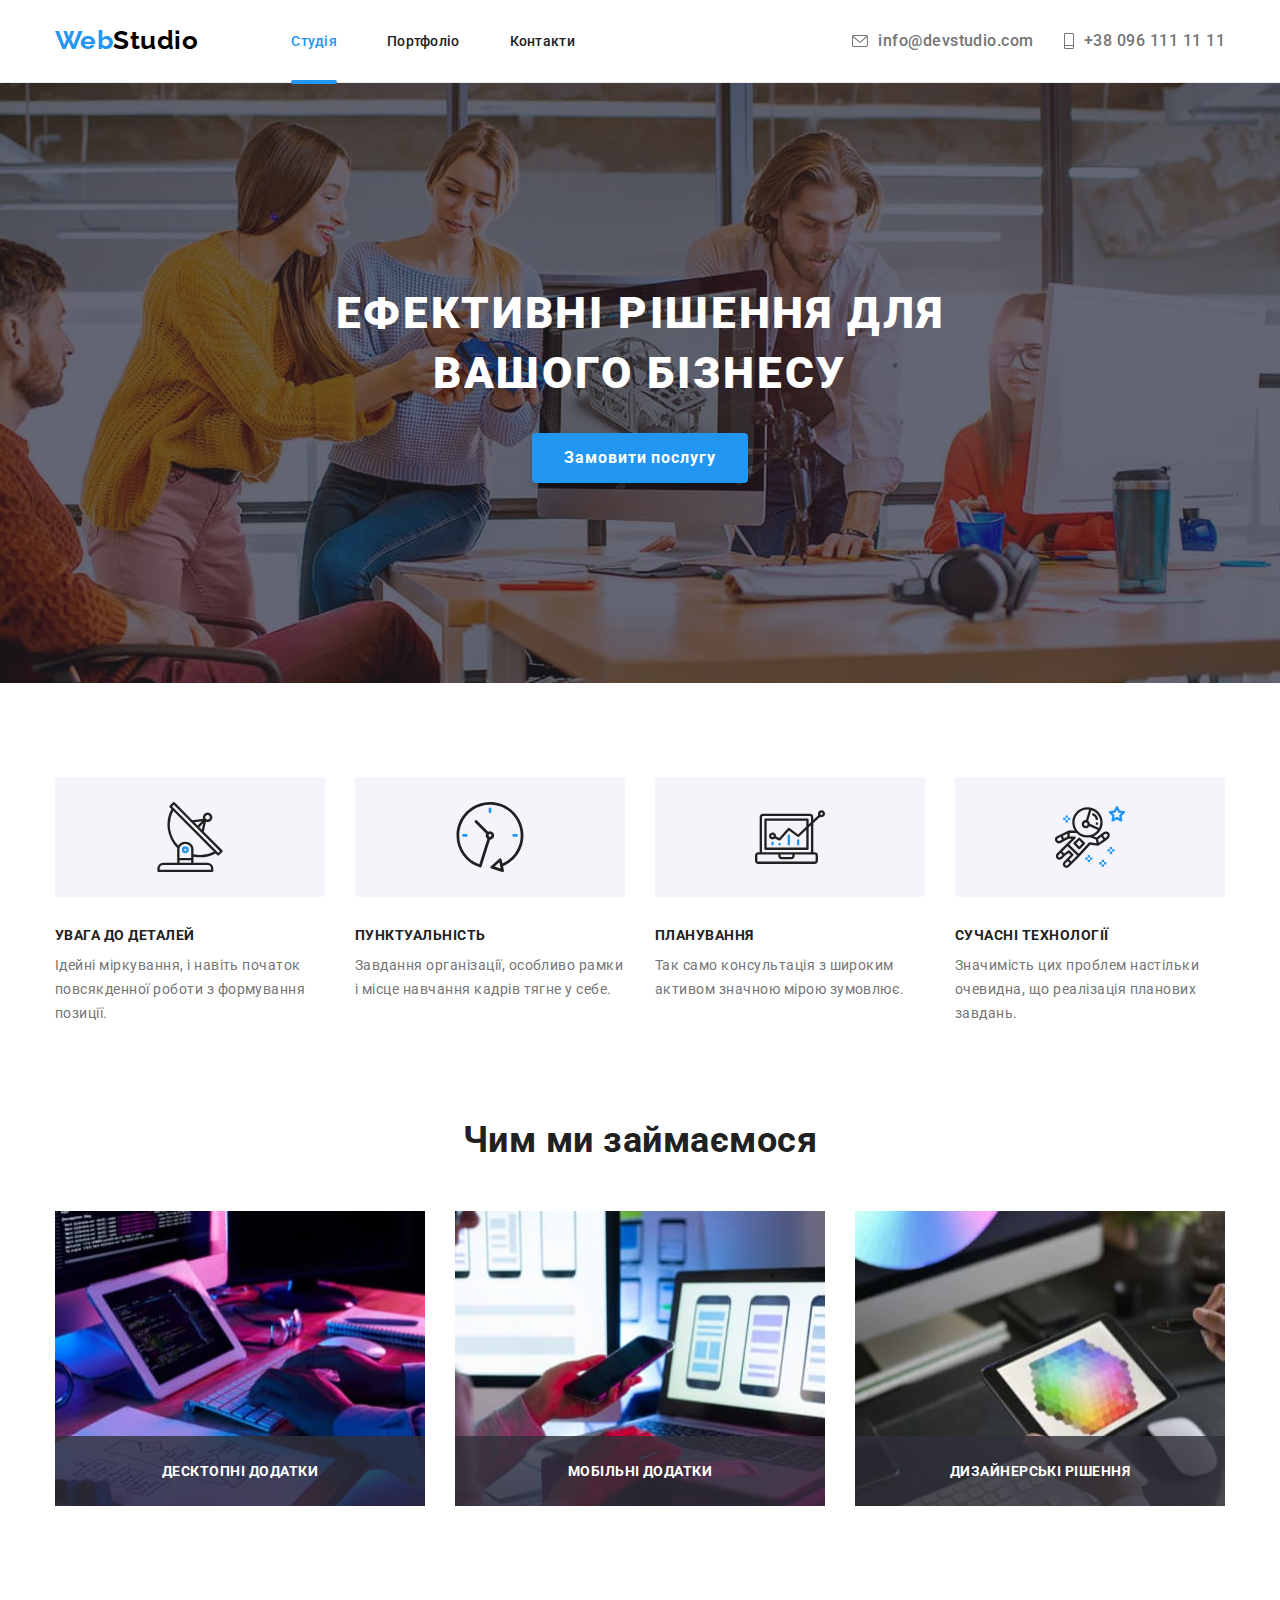
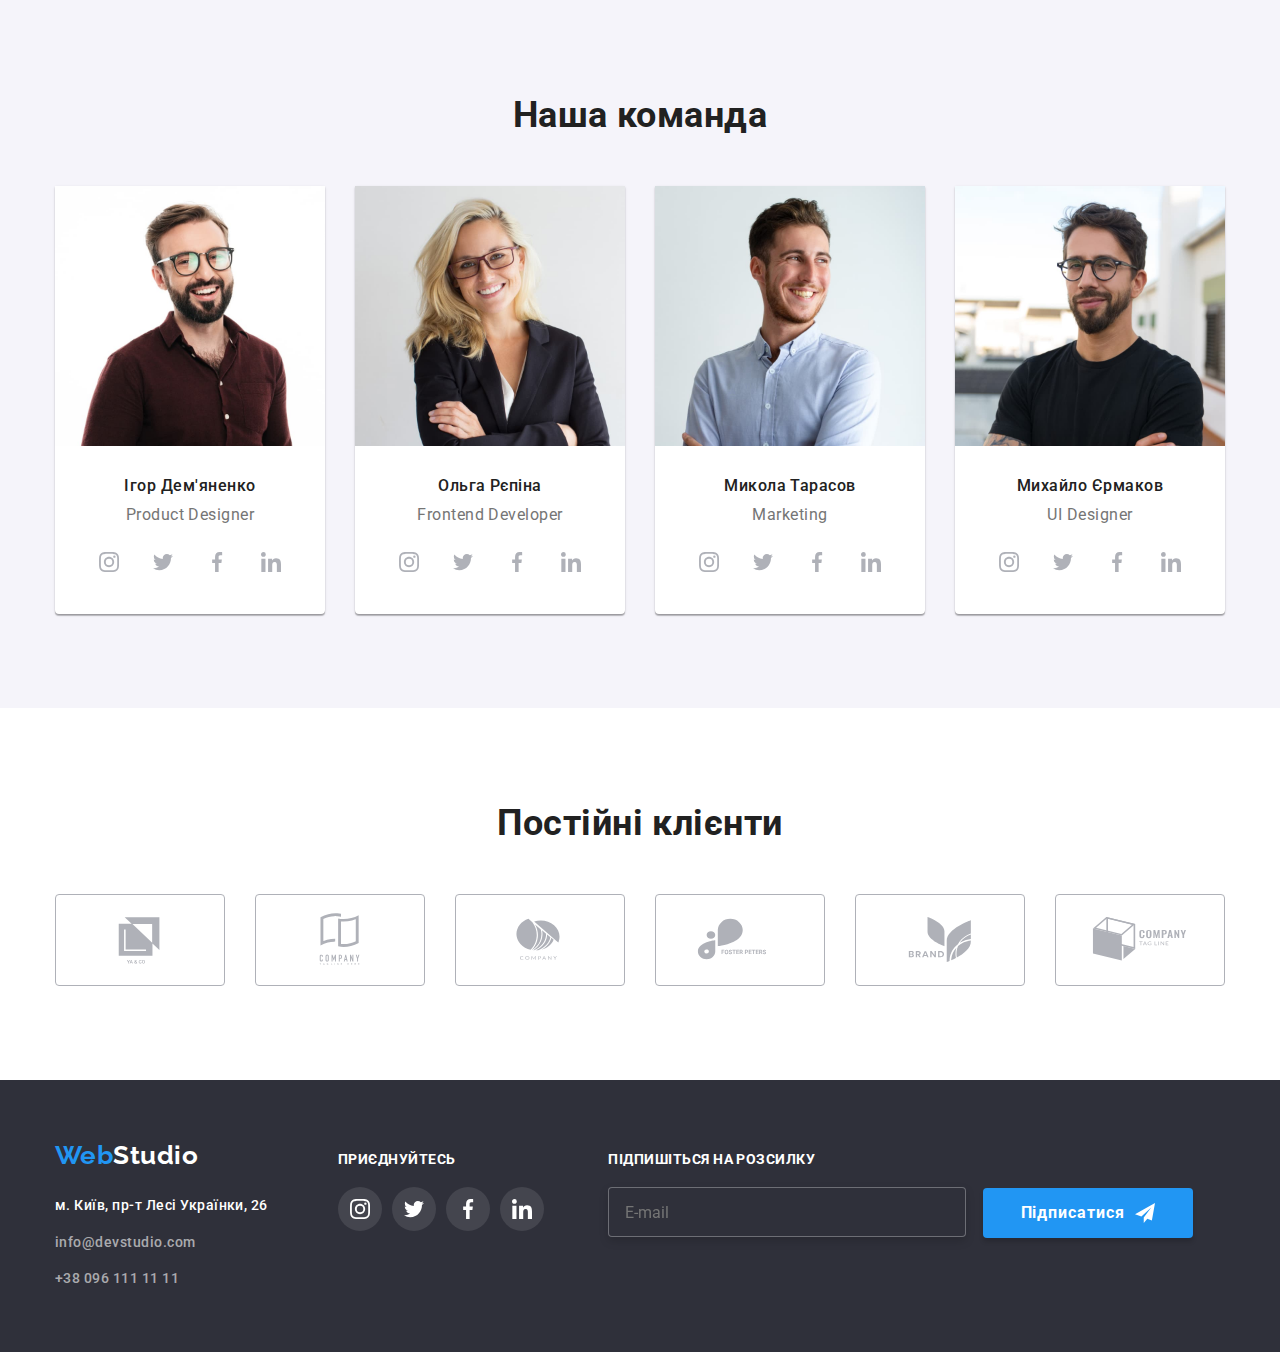
<file: index.html>
<!DOCTYPE html>
<html lang="uk">

<head>
  <meta charset="UTF-8" />
  <meta http-equiv="X-UA-Compatible" content="IE=edge" />
  <meta name="viewport" content="width=device-width, initial-scale=1.0" />
  <title>Document</title>
  <link rel="preconnect" href="https://fonts.googleapis.com" />
  <link rel="preconnect" href="https://fonts.gstatic.com" crossorigin />
  <link href="https://fonts.googleapis.com/css2?family=Raleway:wght@700&family=Roboto:wght@400;500;700;900&display=swap"
    rel="stylesheet" />
  <link rel="stylesheet" href="./css/modern-normalize.css" />
  <link rel="stylesheet" href="./css/styles.css" />
</head>

<body>
  <header class="page-header">
    <div class="container header-container">
      <a class="header-link logo-site" lang="en" href="#">
        <span class="logo-name">Web</span>Studio</a>
      <nav class="site-nav">
        <ul class="list-nav">
          <li class="list-item-nav">
            <a class="link-site-nav current" href="./index.html">Студія</a>
          </li>
          <li class="list-item-nav">
            <a class="link-site-nav" href="./portfolio.html">Портфоліо</a>
          </li>
          <li class="list-item-nav">
            <a class="link-site-nav" href="#">Контакти</a>
          </li>
        </ul>
      </nav>

      <ul class="list-contact">
        <li class="list-item-contact">
          <a class="link-contact" href="mailto:info@devstudio.com" lang="en">
            <svg class="contact-icon" width="16" height="12">
              <use href="./images/icons/icons.svg#icon-envelope"></use>
            </svg>
            info@devstudio.com</a>
        </li>
        <li class="list-item">
          <a class="link-contact" href="tel:+380961111111">
            <svg class="contact-icon" width="10" height="16">
              <use href="./images/icons/icons.svg#icon-Vector"></use>
            </svg>
            +38 096 111 11 11</a>
        </li>
      </ul>
    </div>
  </header>
  <main>
    <section class="hero container-hero">
      <div class="container">
        <h1 class="hero-title">Ефективні рішення для вашого бізнесу</h1>
        <button type="button" class="hero-btn" data-modal-open>
          Замовити послугу
        </button>
      </div>
    </section>

    <section class="section">
      <div class="container">
        <h2 class="visually-hidden">Наші переваги</h2>
        <ul class="benefits-list benefits-container">
          <li class="benefits-item">
            <div class="benefits-icon">
              <svg class="contact-icon" width="70" height="70">
                <use href="./images/icons/icons.svg#icon-antenna"></use>
              </svg>
            </div>

            <h3 class="benefits-title">Увага до деталей</h3>
            <p class="benefits-text">
              Ідейні міркування, і навіть початок повсякденної роботи з
              формування позиції.
            </p>
          </li>
          <li class="benefits-item">
            <div class="benefits-icon">
              <svg class="contact-icon" width="70" height="70">
                <use href="./images/icons/icons.svg#icon-clock"></use>
              </svg>
            </div>

            <h3 class="benefits-title">Пунктуальність</h3>
            <p class="benefits-text">
              Завдання організації, особливо рамки і місце навчання кадрів
              тягне у себе.
            </p>
          </li>
          <li class="benefits-item">
            <div class="benefits-icon">
              <svg class="contact-icon" width="70" height="70">
                <use href="./images/icons/icons.svg#icon-diagram"></use>
              </svg>
            </div>

            <h3 class="benefits-title">Планування</h3>
            <p class="benefits-text">
              Так само консультація з широким активом значною мірою зумовлює.
            </p>
          </li>
          <li class="benefits-item">
            <div class="benefits-icon">
              <svg class="contact-icon" width="70" height="70">
                <use href="./images/icons/icons.svg#icon-astronaut"></use>
              </svg>
            </div>

            <h3 class="benefits-title">Сучасні технології</h3>
            <p class="benefits-text">
              Значимість цих проблем настільки очевидна, що реалізація
              планових завдань.
            </p>
          </li>
        </ul>
      </div>
    </section>
    <section class="section-work">
      <div class="container">
        <h2 class="section-title">Чим ми займаємося</h2>
        <ul class="work">
          <li class="work-list">
            <div class="thumb">
              <img class="work-list-img" src="images/about/box-1.jpg"
                alt="Чоловік працює на комп'ютері над створенням плану" width="370" height="295" />
              <p class="work-list-text">Десктопні додатки</p>
            </div>
          </li>
          <li class="work-list">
            <div class="thumb">
              <img src="images/about/box-2.jpg" alt="Ноутбук та мобільний телефон, створення мобільного додатку"
                width="370" height="295" />
              <p class="work-list-text">Мобільні додатки</p>
            </div>
          </li>
          <li class="work-list">
            <div class="thumb">
              <img src="images/about/box-3.jpg" alt="Робота на пленшеті" width="370" height="295" />
              <p class="work-list-text">Дизайнерські рішення</p>
            </div>
          </li>
        </ul>
      </div>
    </section>
    <section class="section section-team">
      <div class="container">
        <h2 class="section-title">Наша команда</h2>
        <ul class="team-list team-container">
          <li class="team-list-item">
            <img src="images/team/img.jpg" alt="Ігор Дем'яненко" width="270" height="260" />
            <div class="text-all">
              <h3 class="title-member">Ігор Дем'яненко</h3>
              <p class="text" lang="en">Product Designer</p>
              <ul class="socials">
                <li>
                  <a class="social-link" href="http://instagram.com" target="_blank" rel="noopener noreferrer"
                    aria-label="Instagram">
                    <svg class="social-icon" width="20" height="20">
                      <use href="./images/icons/icons.svg#icon-instagram"></use>
                    </svg></a>
                </li>
                <li>
                  <a class="social-link" href="http://twitter.com" target="_blank" rel="noopener noreferrer"
                    aria-label="Twitter">
                    <svg class="social-icon" width="20" height="20">
                      <use href="./images/icons/icons.svg#icon-twitter"></use>
                    </svg></a>
                </li>
                <li>
                  <a class="social-link" href="http://facebook.com" target="_blank" rel="noopener noreferrer"
                    aria-label="Facebook">
                    <svg class="social-icon" width="20" height="20">
                      <use href="./images/icons/icons.svg#icon-facebook"></use>
                    </svg></a>
                </li>
                <li>
                  <a class="social-link" href="http://linkedin" target="_blank" rel="noopener noreferrer"
                    aria-label="Linkedin">
                    <svg class="social-icon" width="20" height="20">
                      <use href="./images/icons/icons.svg#icon-linkedin"></use>
                    </svg></a>
                </li>
              </ul>
            </div>
          </li>
          <li class="team-list-item">
            <img src="images/team/img-1.jpg" alt="Ольга Рєпіна" width="270" height="260" />
            <div class="text-all">
              <h3 class="title-member">Ольга Рєпіна</h3>
              <p class="text" lang="en">Frontend Developer</p>
              <ul class="socials">
                <li>
                  <a class="social-link" href="http://instagram.com" target="_blank" rel="noopener noreferrer"
                    aria-label="Instagram">
                    <svg class="social-icon" width="20" height="20">
                      <use href="./images/icons/icons.svg#icon-instagram"></use>
                    </svg></a>
                </li>
                <li>
                  <a class="social-link" href="http://twitter.com" target="_blank" rel="noopener noreferrer"
                    aria-label="Twitter">
                    <svg class="social-icon" width="20" height="20">
                      <use href="./images/icons/icons.svg#icon-twitter"></use>
                    </svg></a>
                </li>
                <li>
                  <a class="social-link" href="http://facebook.com" target="_blank" rel="noopener noreferrer"
                    aria-label="Facebook">
                    <svg class="social-icon" width="20" height="20">
                      <use href="./images/icons/icons.svg#icon-facebook"></use>
                    </svg></a>
                </li>
                <li>
                  <a class="social-link" href="http://linkedin" target="_blank" rel="noopener noreferrer"
                    aria-label="Linkedin">
                    <svg class="social-icon" width="20" height="20">
                      <use href="./images/icons/icons.svg#icon-linkedin"></use>
                    </svg></a>
                </li>
              </ul>
            </div>
          </li>
          <li class="team-list-item">
            <img src="images/team/img-2.jpg" alt="Микола Тарасов" width="270" height="260" />
            <div class="text-all">
              <h3 class="title-member">Микола Тарасов</h3>
              <p class="text" lang="en">Marketing</p>
              <ul class="socials">
                <li>
                  <a class="social-link" href="http://instagram.com" target="_blank" rel="noopener noreferrer"
                    aria-label="Instagram">
                    <svg class="social-icon" width="20" height="20">
                      <use href="./images/icons/icons.svg#icon-instagram"></use>
                    </svg></a>
                </li>
                <li>
                  <a class="social-link" href="http://twitter.com" target="_blank" rel="noopener noreferrer"
                    aria-label="Twitter">
                    <svg class="social-icon" width="20" height="20">
                      <use href="./images/icons/icons.svg#icon-twitter"></use>
                    </svg></a>
                </li>
                <li>
                  <a class="social-link" href="http://facebook.com" target="_blank" rel="noopener noreferrer"
                    aria-label="Facebook">
                    <svg class="social-icon" width="20" height="20">
                      <use href="./images/icons/icons.svg#icon-facebook"></use>
                    </svg></a>
                </li>
                <li>
                  <a class="social-link" href="http://linkedin" target="_blank" rel="noopener noreferrer"
                    aria-label="Linkedin">
                    <svg class="social-icon" width="20" height="20">
                      <use href="./images/icons/icons.svg#icon-linkedin"></use>
                    </svg></a>
                </li>
              </ul>
            </div>
          </li>
          <li class="team-list-item">
            <img src="images/team/img-3.jpg" alt="Михайло Єрмаков" width="270" height="260" />
            <div class="text-all">
              <h3 class="title-member">Михайло Єрмаков</h3>
              <p class="text" lang="en">UI Designer</p>
              <ul class="socials">
                <li>
                  <a class="social-link" href="http://instagram.com" target="_blank" rel="noopener noreferrer"
                    aria-label="Instagram">
                    <svg class="social-icon" width="20" height="20">
                      <use href="./images/icons/icons.svg#icon-instagram"></use>
                    </svg></a>
                </li>
                <li>
                  <a class="social-link" href="http://twitter.com" target="_blank" rel="noopener noreferrer"
                    aria-label="Twitter">
                    <svg class="social-icon" width="20" height="20">
                      <use href="./images/icons/icons.svg#icon-twitter"></use>
                    </svg></a>
                </li>
                <li>
                  <a class="social-link" href="http://facebook.com" target="_blank" rel="noopener noreferrer"
                    aria-label="Facebook">
                    <svg class="social-icon" width="20" height="20">
                      <use href="./images/icons/icons.svg#icon-facebook"></use>
                    </svg></a>
                </li>
                <li>
                  <a class="social-link" href="http://linkedin" target="_blank" rel="noopener noreferrer"
                    aria-label="Linkedin">
                    <svg class="social-icon" width="20" height="20">
                      <use href="./images/icons/icons.svg#icon-linkedin"></use>
                    </svg></a>
                </li>
              </ul>
            </div>
          </li>
        </ul>
      </div>
    </section>
    <section class="section">
      <div class="container">
        <h2 class="section-title">Постійні клієнти</h2>
        <ul class="customers-list">
          <li class="customers-list-item">
            <a class="customers-link" href="#">
              <svg class="customers-icon" width="106" height="60">
                <use href="./images/icons/icons.svg#icon-Logo-1"></use>
              </svg>
            </a>
          </li>

          <li class="customers-list-item">
            <a class="customers-link" href="#">
              <svg class="customers-icon" width="106" height="60">
                <use href="./images/icons/icons.svg#icon-Logo-2"></use>
              </svg>
            </a>
          </li>
          <li class="customers-list-item">
            <a class="customers-link" href="#">
              <svg class="customers-icon" width="106" height="60">
                <use href="./images/icons/icons.svg#icon-Logo-3"></use>
              </svg>
            </a>
          </li>
          <li class="customers-list-item">
            <a class="customers-link" href="#">
              <svg class="customers-icon" width="106" height="60">
                <use href="./images/icons/icons.svg#icon-Logo-4"></use>
              </svg>
            </a>
          </li>
          <li class="customers-list-item">
            <a class="customers-link" href="#">
              <svg class="customers-icon" width="106" height="60">
                <use href="./images/icons/icons.svg#icon-Logo-5"></use>
              </svg>
            </a>
          </li>
          <li class="customers-list-item">
            <a class="customers-link" href="#">
              <svg class="customers-icon" width="106" height="60">
                <use href="./images/icons/icons.svg#icon-Logo-6"></use>
              </svg>
            </a>
          </li>
        </ul>
      </div>
    </section>
  </main>
  <footer class="footer">
    <div class="container">
      <div class="container-footer">
        <a lang="en" href="#" class="logo-site">
          <span class="logo-footer">Web</span>Studio</a>
        <address class="contact">
          <ul class="footer-list">
            <li class="footer-list-item">
              <a href="https://goo.gl/maps/CPtrU1FHBa2aNyZL9" target="_blank" rel="noopener noreferrer nofollow"
                class="footer-text">м. Київ, пр-т Лесі Українки, 26</a>
            </li>
            <li class="footer-list-item">
              <a href="mailto:info@devstudio.com" lang="en" class="footer-contact">info@devstudio.com</a>
            </li>
            <li class="footer-list-item">
              <a href="tel:+380961111111" class="footer-contact">+38 096 111 11 11</a>
            </li>
          </ul>
        </address>
      </div>

      <div class="socials-footer">
        <p class="socials-text">приєднуйтесь</p>
        <ul class="socials-footer-list">
          <li>
            <a class="socials-footer-link" href="http://instagram.com" target="_blank" rel="noopener noreferrer"
              aria-label="Instagram">
              <svg class="social-icon-footer" width="20" height="20">
                <use href="./images/icons/icons.svg#icon-instagram"></use>
              </svg></a>
          </li>
          <li>
            <a class="socials-footer-link" href="http://twitter.com" target="_blank" rel="noopener noreferrer"
              aria-label="Twitter">
              <svg class="social-icon-footer" width="20" height="20">
                <use href="./images/icons/icons.svg#icon-twitter"></use>
              </svg></a>
          </li>
          <li>
            <a class="socials-footer-link" href="http://facebook.com" target="_blank" rel="noopener noreferrer"
              aria-label="Facebook">
              <svg class="social-icon-footer" width="20" height="20">
                <use href="./images/icons/icons.svg#icon-facebook"></use>
              </svg></a>
          </li>
          <li>
            <a class="socials-footer-link" href="http://linkedin" target="_blank" rel="noopener noreferrer"
              aria-label="Linkedin">
              <svg class="social-icon-footer" width="20" height="20">
                <use href="./images/icons/icons.svg#icon-linkedin"></use>
              </svg></a>
          </li>
        </ul>
      </div>
      <div class="footer-mail">
        <strong class="register-form-footer-title">Підпишіться на розсилку</strong>
        <form class="register-form-footer">
          <label class="register-form-footer-field">
            <input class="register-form-footer-input" type="text" name="user-email" placeholder="E-mail">
          </label>
          <button class="register-form-footer-btn" type="submit">Підписатися
            <svg class="register-form-icon-footer" width="20" height="20">
              <use href="./images/icons/icons.svg#icon-icon-send"></use>
            </svg>
          </button>
        </form>
      </div>
    </div>
  </footer>
  <!-- Modal window -->
  <div class="backdrop is-hidden" data-modal>
    <div class="modal">
      <button class="modal-btn" data-modal-close>
        <svg class="modal-icon" width="30" height="30">
          <use href="./images/icons/icons.svg#icon-close-black-18dp-2-1"></use>
        </svg>
      </button>
      <form class="register-form" name="register-form">
        <strong class="register-form-titel">Залиште свої дані, ми вам передзвонимо</strong>
        <div class="register-form-group" role="group">
          <label class="register-form-field">
            <span class="register-form-label">Ім'я</span>
            <input class="register-form-input" type="text" name="user-name">
            <svg class="register-form-icon" width="18" height="18">
              <use href="./images/icons/icons.svg#icon-person-black-18dp-1"></use>
            </svg>
          </label>
          <label class="register-form-field">
            <span class="register-form-label">Телефон</span>
            <input class="register-form-input" type="tel" name="user-tel">
            <svg class="register-form-icon" width="18" height="18">
              <use href="./images/icons/icons.svg#icon-phone-black-18dp-1"></use>
            </svg>
          </label>
          <label class="register-form-field">
            <span class="register-form-label">Пошта</span>
            <input class="register-form-input" type="email" name="user-email">
            <svg class="register-form-icon" width="18" height="18">
              <use href="./images/icons/icons.svg#icon-email-black-18dp-1"></use>
            </svg>
          </label>
          <label class="register-form-field">
            <span class="register-form-label">Коментар</span>
            <textarea class="register-form-message" name="user-message" rows="10"
              placeholder="Введіть текст"></textarea>
          </label>
        </div>
        <label class="register-form-agreement">
          <input class="register-form-checkbox is-hidden" type="checkbox" name="user-agreement">
          <svg class="register-form-icons" width="18" height="18">
            <use class="icon-unchecked" href="./images/icons/icons.svg#icon-Vector-2"></use>
            <use class="icon-checked" href="./images/icons/icons.svg#icon-icon-check"></use>
          </svg>
          <span class="register-form-desc">Погоджуюся з розсилкою та приймаю <a class="register-form-link" href="">Умови
              договору</a></span>
        </label>
        <button class=" register-form-btn hero-btn" type="submit">Відправити</button>
      </form>
    </div>
  </div>
  <script src="./js/modal.js"></script>
</body>

</html>
</file>
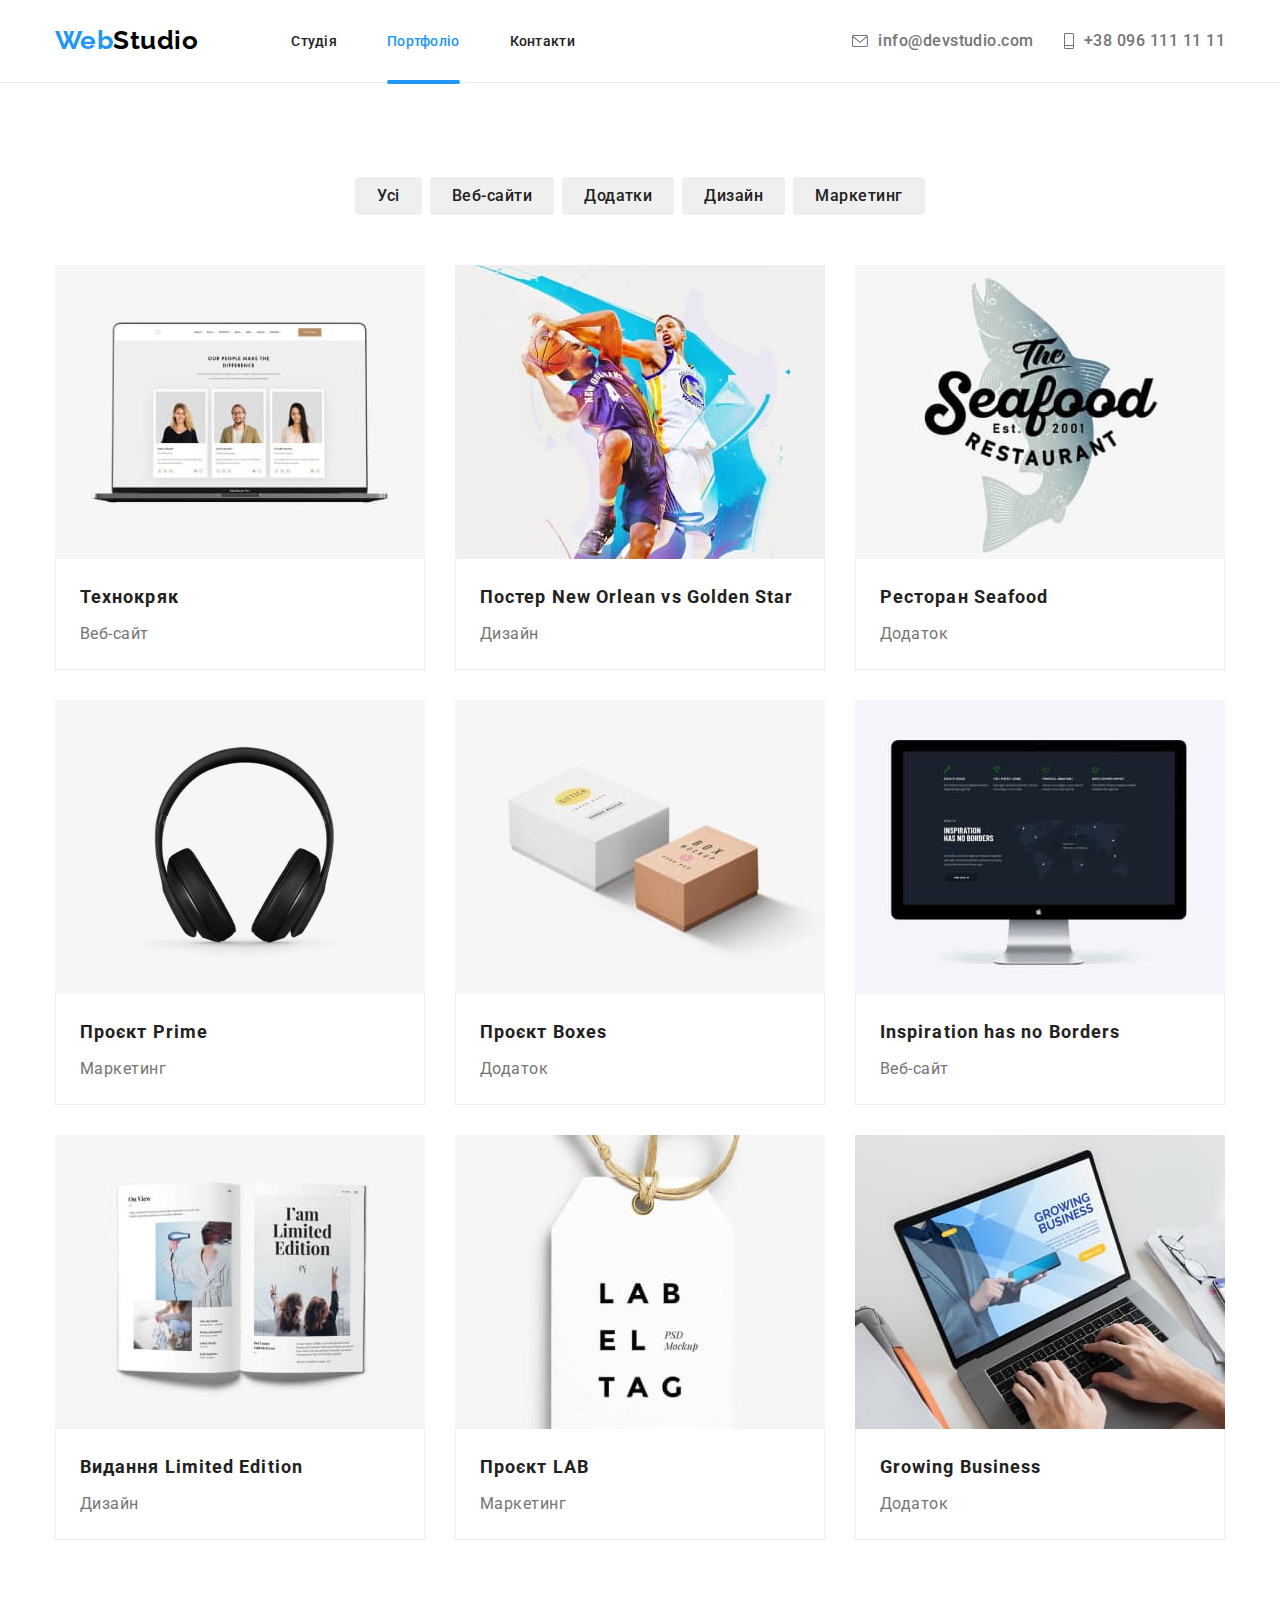
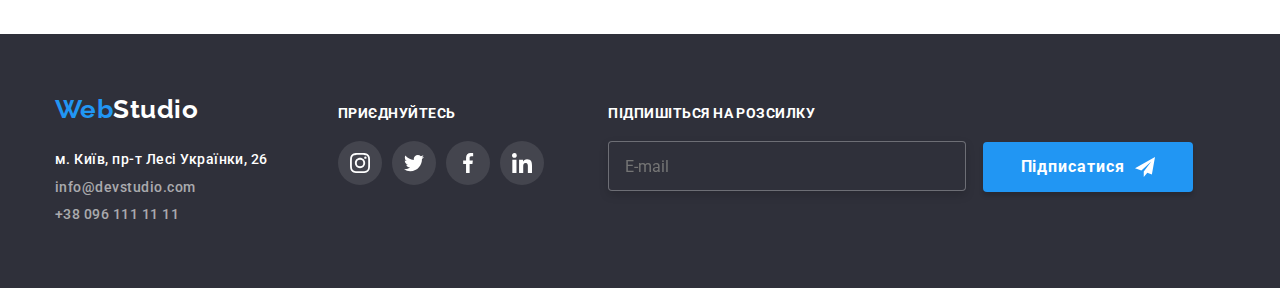
<file: portfolio.html>
<!DOCTYPE html>
<html lang="uk">

<head>
  <meta charset="UTF-8" />
  <meta http-equiv="X-UA-Compatible" content="IE=edge" />
  <meta name="viewport" content="width=device-width, initial-scale=1.0" />
  <title>Document</title>
  <link rel="preconnect" href="https://fonts.googleapis.com" />
  <link rel="preconnect" href="https://fonts.gstatic.com" crossorigin />
  <link href="https://fonts.googleapis.com/css2?family=Raleway:wght@700&family=Roboto:wght@400;500;700;900&display=swap"
    rel="stylesheet" />
  <link rel="stylesheet" href="./css/modern-normalize.css" />
  <link rel="stylesheet" href="./css/styles.css" />
</head>

<body>
  <header class="page-header">
    <div class="container header-container">
      <a class="header-link logo-site" lang="en" href="#">
        <span class="logo-name">Web</span>Studio</a>
      <nav class="site-nav">
        <ul class="list-nav">
          <li class="list-item-nav">
            <a class="link-site-nav" href="./index.html">Студія</a>
          </li>
          <li class="list-item-nav">
            <a class="link-site-nav current" href="./portfolio.html">Портфоліо</a>
          </li>
          <li class="list-item-nav">
            <a class="link-site-nav" href="#">Контакти</a>
          </li>
        </ul>
      </nav>
      <ul class="list-contact">
        <li class="list-item-contact">
          <a class="link-contact" href="mailto:info@devstudio.com" lang="en">
            <svg class="contact-icon" width="16" height="12">
              <use href="./images/icons/icons.svg#icon-envelope"></use>
            </svg>
            info@devstudio.com</a>
        </li>
        <li class="list-item">
          <a class="link-contact" href="tel:+380961111111">
            <svg class="contact-icon" width="10" height="16">
              <use href="./images/icons/icons.svg#icon-Vector"></use>
            </svg>
            +38 096 111 11 11</a>
        </li>
      </ul>
    </div>
  </header>
  <main>
    <section class="section section-project">
      <div class="container">
        <h1 class="visually-hidden">Наші проекти</h1>

        <ul class="project-list">
          <li class="btn-item">
            <button type="button" class="project-btn">Усі</button>
          </li>
          <li class="btn-item">
            <button type="button" class="project-btn">Веб-сайти</button>
          </li>
          <li class="btn-item">
            <button type="button" class="project-btn">Додатки</button>
          </li>
          <li class="btn-item">
            <button type="button" class="project-btn">Дизайн</button>
          </li>
          <li class="btn-item">
            <button type="button" class="project-btn">Маркетинг</button>
          </li>
        </ul>

        <ul class="portfolio-list">
          <li class="project-item">
            <a class="link-project" href="#" target="_blank">
              <div class="link-project-thumb">
                <img src="./images/projects/img.jpg" alt="Веб-сайт Технокряк" width="370" height="294" />
                <div class="overlay">
                  <p>
                    Ресурс пропонує комплексні пропозиції з різним рівнем
                    функціоналу та сервісів. Все це дозволить відвідувачу
                    отримати вичерпні відомості про компанію чи приватну
                    особу.
                  </p>
                </div>
              </div>
              <div class="project-all">
                <h2 class="project-title">Технокряк</h2>
                <p class="project-text">Веб-сайт</p>
              </div>
            </a>
          </li>
          <li class="project-item">
            <a class="link-project" href="#" target="_blank">
              <div class="link-project-thumb">
                <img src="./images/projects/img-1.jpg" alt="Два молодих чоловіки грають в баскетбол" width="370"
                  height="294" />
                <div class="overlay">
                  <p>
                    Ресурс пропонує комплексні пропозиції з різним рівнем
                    функціоналу та сервісів. Все це дозволить відвідувачу
                    отримати вичерпні відомості про компанію чи приватну
                    особу.
                  </p>
                </div>
              </div>
              <div class="project-all">
                <h2 class="project-title">
                  Постер New Orlean vs Golden Star
                </h2>
                <p class="project-text">Дизайн</p>
              </div>
            </a>
          </li>
          <li class="project-item">
            <a class="link-project" href="#" target="_blank">
              <div class="link-project-thumb">
                <img src="./images/projects/img-2.jpg" alt="Назва ресторану Seafood" width="370" height="294" />
                <div class="overlay">
                  <p>
                    Ресурс пропонує комплексні пропозиції з різним рівнем
                    функціоналу та сервісів. Все це дозволить відвідувачу
                    отримати вичерпні відомості про компанію чи приватну
                    особу.
                  </p>
                </div>
              </div>
              <div class="project-all">
                <h2 class="project-title">Ресторан Seafood</h2>
                <p class="project-text">Додаток</p>
              </div>
            </a>
          </li>
          <li class="project-item">
            <a class="link-project" href="#" target="_blank">
              <div class="link-project-thumb">
                <img src="./images/projects/img-3.jpg" alt="Навушники" width="370" height="294" />
                <div class="overlay">
                  <p>
                    Ресурс пропонує комплексні пропозиції з різним рівнем
                    функціоналу та сервісів. Все це дозволить відвідувачу
                    отримати вичерпні відомості про компанію чи приватну
                    особу.
                  </p>
                </div>
              </div>
              <div class="project-all">
                <h2 class="project-title">Проєкт Prime</h2>
                <p class="project-text">Маркетинг</p>
              </div>
            </a>
          </li>
          <li class="project-item">
            <a class="link-project" href="#" target="_blank">
              <div class="link-project-thumb">
                <img src="./images/projects/img-4.jpg" alt="Дві коробки: біла більшого розміру, крафтова меншого"
                  width="370" height="294" />
                <div class="overlay">
                  <p>
                    Ресурс пропонує комплексні пропозиції з різним рівнем
                    функціоналу та сервісів. Все це дозволить відвідувачу
                    отримати вичерпні відомості про компанію чи приватну
                    особу.
                  </p>
                </div>
              </div>
              <div class="project-all">
                <h2 class="project-title">Проєкт Boxes</h2>
                <p class="project-text">Додаток</p>
              </div>
            </a>
          </li>
          <li class="project-item">
            <a class="link-project" href="#" target="_blank">
              <div class="link-project-thumb">
                <img src="./images/projects/img-5.jpg" alt="Монітор комп'ютера" width="370" height="294" />
                <div class="overlay">
                  <p>
                    Ресурс пропонує комплексні пропозиції з різним рівнем
                    функціоналу та сервісів. Все це дозволить відвідувачу
                    отримати вичерпні відомості про компанію чи приватну
                    особу.
                  </p>
                </div>
              </div>
              <div class="project-all">
                <h2 class="project-title">Inspiration has no Borders</h2>
                <p class="project-text">Веб-сайт</p>
              </div>
            </a>
          </li>
          <li class="project-item">
            <a class="link-project" href="#" target="_blank">
              <div class="link-project-thumb">
                <img src="./images/projects/img-6.jpg" alt="Розгорнута книга" width="370" height="294" />
                <div class="overlay">
                  <p>
                    Ресурс пропонує комплексні пропозиції з різним рівнем
                    функціоналу та сервісів. Все це дозволить відвідувачу
                    отримати вичерпні відомості про компанію чи приватну
                    особу.
                  </p>
                </div>
              </div>
              <div class="project-all">
                <h2 class="project-title">Видання Limited Edition</h2>
                <p class="project-text">Дизайн</p>
              </div>
            </a>
          </li>
          <li class="project-item">
            <a class="link-project" href="#" target="_blank">
              <div class="link-project-thumb">
                <img src="./images/projects/img-7.jpg" alt="Біла етикетка" width="370" height="294" />
                <div class="overlay">
                  <p>
                    Ресурс пропонує комплексні пропозиції з різним рівнем
                    функціоналу та сервісів. Все це дозволить відвідувачу
                    отримати вичерпні відомості про компанію чи приватну
                    особу.
                  </p>
                </div>
              </div>
              <div class="project-all">
                <h2 class="project-title">Проєкт LAB</h2>
                <p class="project-text">Маркетинг</p>
              </div>
            </a>
          </li>
          <li class="project-item">
            <a class="link-project" href="#" target="_blank">
              <div class="link-project-thumb">
                <img src="./images/projects/img-8.jpg" alt="Відкитий ноутбук" width="370" height="294" />
                <div class="overlay">
                  <p>
                    Ресурс пропонує комплексні пропозиції з різним рівнем
                    функціоналу та сервісів. Все це дозволить відвідувачу
                    отримати вичерпні відомості про компанію чи приватну
                    особу.
                  </p>
                </div>
              </div>
              <div class="project-all">
                <h2 class="project-title">Growing Business</h2>
                <p class="project-text">Додаток</p>
              </div>
            </a>
          </li>
        </ul>
      </div>
    </section>
  </main>
  <footer class="footer">
    <div class="container">
      <div class="container-footer">
        <a lang="en" href="#" class="logo-site">
          <span class="logo-footer">Web</span>Studio</a>
        <address class="contact">
          <ul>
            <li>
              <a href="https://goo.gl/maps/CPtrU1FHBa2aNyZL9" target="_blank" rel="noopener noreferrer nofollow"
                class="footer-text">м. Київ, пр-т Лесі Українки, 26</a>
            </li>
            <li>
              <a href="mailto:info@devstudio.com" lang="en" class="footer-contact">info@devstudio.com</a>
            </li>
            <li>
              <a href="tel:+380961111111" class="footer-contact">+38 096 111 11 11</a>
            </li>
          </ul>
        </address>
      </div>

      <div class="socials-footer">
        <p class="socials-text">приєднуйтесь</p>
        <ul class="socials-footer-list">
          <li>
            <a class="socials-footer-link" href="http://instagram.com" target="_blank" rel="noopener noreferrer"
              aria-label="Instagram">
              <svg class="social-icon-footer" width="20" height="20">
                <use href="./images/icons/icons.svg#icon-instagram"></use>
              </svg></a>
          </li>
          <li>
            <a class="socials-footer-link" href="http://twitter.com" target="_blank" rel="noopener noreferrer"
              aria-label="Twitter">
              <svg class="social-icon-footer" width="20" height="20">
                <use href="./images/icons/icons.svg#icon-twitter"></use>
              </svg></a>
          </li>
          <li>
            <a class="socials-footer-link" href="http://facebook.com" target="_blank" rel="noopener noreferrer"
              aria-label="Facebook">
              <svg class="social-icon-footer" width="20" height="20">
                <use href="./images/icons/icons.svg#icon-facebook"></use>
              </svg></a>
          </li>
          <li>
            <a class="socials-footer-link" href="http://linkedin" target="_blank" rel="noopener noreferrer"
              aria-label="Linkedin">
              <svg class="social-icon-footer" width="20" height="20">
                <use href="./images/icons/icons.svg#icon-linkedin"></use>
              </svg></a>
          </li>
        </ul>
      </div>
      <div class="footer-mail">
        <strong class="register-form-footer-title">Підпишіться на розсилку</strong>
        <form class="register-form-footer">
          <label class="register-form-footer-field">
            <input class="register-form-footer-input" type="text" name="user-email" placeholder="E-mail">
          </label>
          <button class="register-form-footer-btn" type="submit">Підписатися
            <svg class="register-form-icon-footer" width="20" height="20">
              <use href="./images/icons/icons.svg#icon-icon-send"></use>
            </svg>
          </button>
        </form>
      </div>
    </div>
  </footer>
</body>

</html>
</file>
<file: css/styles.css>
/*колір основного тексту #757575 */
/* вторинний колір тексту #212121  */
/* білий колір #FFFFFF */
/* акцент #2196F3 */

:root {
  /* Fonts */
  --main-font: Roboto, sans-serif;
  --secondary-font: Raleway, sans-serif;
  /* Text color */
  --primary-text-color: #757575;
  --secondary-text-color: #212121;
  --accent-text-color: #2196f3;
  --primery-white-color: #ffffff;
  /* Background colors */
  --grey-bg-color: #2f303a;
  --lightgrey-bg-color: #f5f4fa;
  --btn-bg-color: #188ce8;
  /* Icons */
  --primery-icon-color: #afb1b8;

  --items: 3;
  --indent: 30px;
}

body {
  background-color: var(--primery-white-color);
  color: var(--primary-text-color);
  font-family: var(--main-font);
  font-weight: 500;
  line-height: calc(24 / 14);
  letter-spacing: 0.03em;
}

/* Reset */

h1,
h2,
h3,
h4,
h5,
h6,
p {
  margin: 0;
}

ul {
  list-style: none;
  margin: 0;
  padding: 0;
}

img {
  display: block;
}

.container {
  width: 1200px;
  padding-left: 15px;
  padding-right: 15px;
  margin-left: auto;
  margin-right: auto;
}

/* HEADER */

.header-container {
  display: flex;
  align-items: center;
  justify-content: center;
}

.header-link {
  margin-right: 93px;
  display: block;
  align-items: center;
  padding-top: 24px;
  padding-bottom: 25px;
  align-items: center;
  color: var(--secondary-text-color);
  text-decoration: none;
}

.site-nav {
  margin-right: auto;
}

.list-nav {
  display: flex;
  gap: 50px;
}

.page-header .link-site-nav {
  display: block;
  padding-top: 32px;
  padding-bottom: 32px;
  font-weight: 500;
  font-size: 14px;
  line-height: calc(16 / 14);
  letter-spacing: 0.02em;
  text-decoration: none;
  transition: color 250ms cubic-bezier(0.4, 0, 0.2, 1);
}

/* Site nav */

.logo-site {
  font-family: "Raleway";
  font-weight: 700;
  font-size: 26px;
  line-height: calc(31 / 26);
  color: #000000;
}

.logo-name,
.list-contact .link-contact:hover,
.list-contact .link-contact:focus,
.site-nav .link-site-nav.current,
.site-nav .link-site-nav:hover,
.site-nav .link-site-nav:focus {
  color: var(--accent-text-color);
}

.list-item-nav {
  position: relative;
}

.link-site-nav.current::after {
  content: "";
  position: absolute;
  left: 0;
  bottom: -3%;
  display: inline-block;
  width: 100%;
  height: 4px;

  background: var(--accent-text-color);
  border-radius: 2px;
}

.page-header .link-site-nav {
  color: var(--secondary-text-color);
}

.page-header {
  border-bottom: 1px solid #ececec;
}

.list-contact {
  display: flex;
  align-items: center;
  gap: 30px;
}

.link-contact {
  display: flex;
  align-items: center;
  justify-content: center;
  gap: 10px;
  padding-top: 32px;
  padding-bottom: 32px;
  color: var(--primary-text-color);
  line-height: calc(16 / 14);
  text-decoration: none;
  transition: color 250ms cubic-bezier(0.4, 0, 0.2, 1);
}

.contact-icon {
  display: flexbox;
  align-items: center;

  fill: var(--primary-text-color);
}

.link-contact:hover .contact-icon,
.link-contact:focus .contact-icon {
  fill: var(--accent-text-color);
}

/* Hero */

.container-hero {
  max-width: 1600px;
  height: 600px;
  margin-left: auto;
  margin-right: auto;
  background-image: linear-gradient(to right, #2f303a66, #2f303a66 40%),
    url(../images/bg/Img-1.jpg);
  background-position: center;
}

.hero {
  padding-top: 200px;
  padding-bottom: 200px;
  background-color: var(--grey-bg-color);
  text-align: center;
}
.hero-title {
  margin-bottom: 30px;
  width: 696px;
  font-weight: 900;
  font-size: 44px;
  line-height: calc(60 / 44);
  margin-left: auto;
  margin-right: auto;
  letter-spacing: 0.06em;
  text-transform: uppercase;
  color: var(--primery-white-color);
}

.hero-btn {
  width: 216px;
  min-height: 50px;
  padding: 10px 28px;
  font-family: inherit;
  font-weight: 700;
  font-size: 16px;
  line-height: calc(30 / 16);
  letter-spacing: 0.06em;
  color: var(--primery-white-color);
  background: var(--accent-text-color);
  border: transparent;
  box-shadow: 0px 4px 4px rgba(0, 0, 0, 0.15);
  border-radius: 4px;
  cursor: pointer;
  transition: color 250ms cubic-bezier(0.4, 0, 0.2, 1);
}

.hero-btn:hover,
.hero-btn:focus {
  background-color: var(--btn-bg-color);
}

/* Section */

.section {
  padding-top: 94px;
  padding-bottom: 94px;
}
.section-title {
  margin-bottom: 50px;
  font-weight: 700;
  font-size: 36px;
  line-height: calc(42 / 36);
  text-align: center;

  color: var(--secondary-text-color);
}

/* Benefits */

.benefits-container {
  display: flex;
}

.visually-hidden {
  position: absolute;
  white-space: nowrap;
  width: 1px;
  height: 1px;
  overflow: hidden;
  border: 0;
  padding: 0;
  clip: rect(0 0 0 0);
  clip-path: inset(50%);
  margin: -1px;
}

.benefits-title {
  margin-bottom: 10px;
  font-weight: 700;
  font-size: 14px;
  line-height: calc(16 / 14);
  text-transform: uppercase;
  color: var(--secondary-text-color);
}

.benefits-text {
  font-weight: 400;
  font-size: 14px;
  line-height: calc(24 / 14);
  color: var(--primary-text-color);
}

.benefits-list {
  gap: 30px;
  font-weight: 700;
  font-size: 36px;
  line-height: calc(42 / 36);
  color: var(--secondary-text-color);
}

.benefits-item {
  width: 270px;
}
.benefits-icon {
  display: flex;
  align-items: center;
  justify-content: center;
  height: 120px;
  margin-bottom: 30px;

  background-color: #f5f4fa;
  border-radius: 4px;
}

/* Work */

.section-work {
  padding-bottom: 94px;
}

.work {
  display: flex;
  gap: 30px;
}

.thumb {
  position: relative;
}

.work-list-text {
  position: absolute;
  bottom: 0;
  left: 0;

  display: flex;
  align-items: center;
  justify-content: center;
  width: 370px;
  height: 70px;

  font-weight: 700;
  font-size: 14px;
  line-height: calc(16 / 14);
  text-align: center;
  text-transform: uppercase;

  color: var(--primery-white-color);

  background: rgba(47, 48, 58, 0.8);
}

/* Team */

.team-container {
  display: flex;
  gap: 30px;
}

.text-all {
  padding: 30px 30px;
}

.section-team {
  background-color: var(--lightgrey-bg-color);
}

.team-list-item {
  background-color: var(--primery-white-color);
  box-shadow: 0px 1px 3px rgba(0, 0, 0, 0.12), 0px 1px 1px rgba(0, 0, 0, 0.14),
    0px 2px 1px rgba(0, 0, 0, 0.2);
  border-radius: 0px 0px 4px 4px;
}

.title-member {
  margin-bottom: 10px;
  font-weight: 500;
  font-size: 16px;
  line-height: calc(19 / 16);
  text-align: center;
  color: var(--secondary-text-color);
}

.text {
  margin-bottom: 16px;
  font-weight: 400;
  font-size: 16px;
  line-height: calc(19 / 16);
  text-align: center;

  color: var(--primary-text-color);
}

.socials {
  display: flex;
  gap: 10px;
  justify-content: center;
}

.social-link {
  display: flex;
  align-items: center;
  justify-content: center;

  width: 44px;
  height: 44px;

  background-color: var(--primery-white-color);
  border-radius: 50%;
  transition: background-color 250ms cubic-bezier(0.4, 0, 0.2, 1);
}

.social-icon {
  fill: var(--primery-icon-color);
  transition: fill 250ms cubic-bezier(0.4, 0, 0.2, 1);
}

.social-link:hover,
.social-link:focus {
  background-color: var(--accent-text-color);
}
.social-link:hover .social-icon,
.social-link:focus .social-icon {
  fill: var(--primery-white-color);
}

/* Customers */

.customers-list {
  display: flex;
  gap: 30px;
  align-items: center;
  justify-content: center;
}

.customers-link {
  display: flex;
  align-items: center;
  justify-content: center;
  height: 92px;
  width: 170px;
  border: 1px solid #afb1b8;
  border-radius: 4px;
  transition: border 250ms cubic-bezier(0.4, 0, 0.2, 1);
}

.customers-link:hover,
.customers-link:focus {
  border: 1px solid var(--accent-text-color);
}

.customers-link:hover .customers-icon,
.customers-link:focus .customers-icon {
  fill: var(--accent-text-color);
}

.customers-icon {
  fill: #afb1b8;
  transition: fill 250ms cubic-bezier(0.4, 0, 0.2, 1);
}

/* Footer */

.footer {
  padding-top: 60px;
  padding-bottom: 60px;
  background-color: var(--grey-bg-color);
}

.contact {
  font-style: normal;
}

.footer-text {
  font-size: 14px;
  line-height: calc(24 / 14);
  color: var(--primery-white-color);
  text-decoration: none;
}

.footer .logo-site {
  display: block;
  margin-bottom: 20px;
  color: var(--primery-white-color);
  text-decoration: none;
}

.logo-footer {
  color: var(--accent-text-color);
}

.link {
  text-decoration: none;
}

.footer-list-item {
  margin-bottom: 9px;
}

.footer-list-item:last-child {
  margin-bottom: 0;
}

.footer-contact {
  margin-bottom: 9px;
  font-size: 14px;
  line-height: calc(24 / 14);
  color: rgba(255, 255, 255, 0.6);
  text-decoration: none;
  transition: color 250ms cubic-bezier(0.4, 0, 0.2, 1);
}

.footer-contact:hover,
.footer-contact:focus {
  color: var(--accent-text-color);
}
.footer .container {
  display: flex;
  align-items: baseline;
}

.container-footer {
  margin-right: 70px;
}

.socials-text {
  margin-bottom: 20px;

  font-weight: 700;
  font-size: 14px;
  line-height: calc(16 / 14);
  text-transform: uppercase;

  color: var(--primery-white-color);
}

.socials-footer {
  margin-right: auto;
}

.socials-footer-list {
  display: flex;
  gap: 10px;
  justify-content: center;
}

.socials-footer-link {
  display: flex;
  align-items: center;
  justify-content: center;

  width: 44px;
  height: 44px;

  background-color: rgba(255, 255, 255, 0.1);
  border-radius: 50%;
  transition: background-color 250ms cubic-bezier(0.4, 0, 0.2, 1);
}

.socials-footer-link:hover,
.socials-footer-link:focus {
  background-color: var(--accent-text-color);
}

.social-icon-footer {
  fill: var(--primery-white-color);
}

/**
  |============================
  | Register-form-footer
  |============================
*/

.footer-mail {
  margin: 0 auto;
}

.register-form-footer-title {
  display: flex;
  margin-bottom: 20px;
  font-weight: 700;
  font-size: 14px;
  line-height: calc(16 / 14);
  text-transform: uppercase;

  color: var(--primery-white-color);
}
.register-form-footer-field {
  margin-right: 12px;
}

.register-form-footer-input {
  width: 358px;
  height: 50px;
  padding: 15px 16px;
  outline: transparent;
  font-weight: 400;
  font-size: 16px;
  line-height: calc(20 / 16);
  color: rgba(255, 255, 255, 0.6);
  border: 1px solid rgba(255, 255, 255, 0.3);
  filter: drop-shadow(0px 4px 4px rgba(0, 0, 0, 0.15));
  border-radius: 4px;
  background-color: var(--grey-bg-color);
  transition: border-color 250ms cubic-bezier(0.4, 0, 0.2, 1);
}

.register-form-footer-input:focus {
  border-color: var(--accent-text-color);
}

.register-form-footer-btn {
  display: inline-flex;
  align-items: center;
  justify-content: center;
  gap: 10px;
  width: 210px;
  min-height: 50px;
  padding: 10px 28px;
  font-family: inherit;
  font-weight: 700;
  font-size: 16px;
  line-height: calc(30 / 16);
  letter-spacing: 0.06em;
  color: var(--primery-white-color);
  background: var(--accent-text-color);
  border: transparent;
  box-shadow: 0px 4px 4px rgba(0, 0, 0, 0.15);
  border-radius: 4px;
  cursor: pointer;
  transition: color 250ms cubic-bezier(0.4, 0, 0.2, 1);
}

/**
  |============================
  | Modal window
  |============================
*/
.backdrop {
  position: fixed;
  top: 0;
  left: 0;
  width: 100%;
  height: 100%;
  background-color: rgba(0, 0, 0, 0.2);
  transition: background-color 250ms cubic-bezier(0.4, 0, 0.2, 1),
    opacity 250ms cubic-bezier(0.4, 0, 0.2, 1),
    visibility 250ms cubic-bezier(0.4, 0, 0.2, 1);
}

.is-hidden {
  opacity: 0;
  pointer-events: none;
}
.modal {
  position: absolute;
  top: 50%;
  left: 50%;
  transform: translate(-50%, -50%);
  width: 528px;
  height: 581px;
  padding: 40px 40px;
  background-color: var(--primery-white-color);
  box-shadow: 0px 1px 3px rgba(0, 0, 0, 0.12), 0px 1px 1px rgba(0, 0, 0, 0.14),
    0px 2px 1px rgba(0, 0, 0, 0.2);
  border-radius: 4px;
  transition: transform 250ms cubic-bezier(0.4, 0, 0.2, 1);
}

.modal-btn {
  position: absolute;
  width: 30px;
  height: 30px;
  top: 8px;
  right: 8px;
  display: flex;
  align-items: center;
  justify-content: center;
  background-color: var(--primery-white-color);
  border: 1px solid rgba(0, 0, 0, 0.1);
  border-radius: 50%;
  cursor: pointer;
  transition: fill 250ms cubic-bezier(0.4, 0, 0.2, 1);
}

.modal-btn:focus,
.modal-btn:hover {
  fill: var(--accent-text-color);
}

/* ПОРТФОЛІО */

/* Button */

.project-list {
  display: flex;
  justify-content: center;
  margin-bottom: 50px;
  gap: 8px;
}

.project-btn {
  padding: 6px 22px;
  font-family: inherit;
  font-weight: 500;
  font-size: 16px;
  line-height: calc(26 / 16);
  text-align: center;
  letter-spacing: 0.03em;

  color: var(--secondary-text-color);

  border-radius: 4px;
  cursor: pointer;
  border: transparent;
  transition-property: color, background-color, box-shadow;
  transition-duration: 250ms;
  transition-timing-function: cubic-bezier(0.4, 0, 0.2, 1);
}

.project-btn:hover,
.project-btn:focus {
  background-color: var(--accent-text-color);
  color: var(--primery-white-color);
  box-shadow: 0px 3px 1px rgba(0, 0, 0, 0.1), 0px 1px 2px rgba(0, 0, 0, 0.08),
    0px 2px 2px rgba(0, 0, 0, 0.12);
}

/* Project*/

.portfolio-list {
  display: flex;
  flex-wrap: wrap;
  gap: 30px;
}

.link-project {
  display: block;
  text-decoration: none;
  transition: box-shadow 250ms cubic-bezier(0.4, 0, 0.2, 1);
}

.project-item {
  flex-basis: calc((100% - var(var(--indent)) * var(--items) - 1)) /
    var(--items);
}

.link-project:hover,
.link-project:focus {
  border: 1px #eeeeee;
  box-shadow: 0px 1px 1px rgba(0, 0, 0, 0.12), 0px 4px 4px rgba(0, 0, 0, 0.06),
    1px 4px 6px rgba(0, 0, 0, 0.16);
}

.project-title {
  margin-bottom: 4px;
  font-weight: 700;
  font-size: 18px;
  line-height: calc(36 / 18);
  letter-spacing: 0.06em;
  color: var(--secondary-text-color);
  text-decoration: none;
}

.project-text {
  font-weight: 400;
  font-size: 16px;
  line-height: calc(30 / 16);
  color: var(--primary-text-color);
  text-decoration: none;
}

.project-all {
  padding: 20px 24px;
  border: 1px solid #eeeeee;
  border-top: none;
}

.link-project-thumb {
  position: relative;
  overflow: hidden;
}

.overlay {
  position: absolute;
  top: 0;
  left: 0;

  transform: translateY(101%);
  transition-property: transform;
  transition-duration: 250ms;
  transition-duration: cubic-bezier(0.4, 0, 0.2, 1);

  padding: 63px 24px;
  font-weight: 400;
  font-size: 18px;
  line-height: calc(24 / 18);

  background-color: rgba(33, 150, 243, 0.9);
  color: var(--primery-white-color);

  width: 100%;
  height: 100%;
}

.link-project:hover .overlay,
.link-project:focus .overlay {
  transform: translateX(0);
}

/**
  |============================
  | Register form
  |============================
*/

.register-form-group {
  margin-bottom: 20px;
}

.register-form-titel {
  display: block;
  text-align: center;

  margin-bottom: 12px;

  font-weight: 700;
  font-size: 20px;
  line-height: calc(23 / 20);
  color: var(--secondary-text-color);
}

.register-form-field {
  position: relative;
  display: block;
  margin-bottom: 10px;
}

.register-form-label {
  display: block;
  font-weight: 400;
  font-size: 12px;
  line-height: calc(14 / 12);
  letter-spacing: 0.01em;
  margin-bottom: 4px;
}

.register-form-input {
  width: 100%;
  height: 40px;
  padding-left: 42px;
  padding-right: 42px;
  border: 1px solid rgba(33, 33, 33, 0.2);
  border-radius: 4px;
  outline: transparent;
  transition: border-color 250ms cubic-bezier(0.4, 0, 0.2, 1),
    fill 250ms cubic-bezier(0.4, 0, 0.2, 1);
}

.register-form-input:focus {
  border-color: var(--accent-text-color);
}

.register-form-input:focus + .register-form-icon {
  fill: var(--accent-text-color);
}

.register-form-icon {
  position: absolute;
  left: 12px;
  bottom: 11px;
}

.register-form-message {
  display: block;
  width: 100%;
  height: 120px;
  padding: 12px 16px;
  resize: none;

  font-weight: 400;
  font-size: 12px;
  line-height: calc(14 / 12);
  letter-spacing: 0.01em;

  color: rgba(117, 117, 117, 0.5);
  border: 1px solid rgba(33, 33, 33, 0.2);
  border-radius: 4px;
  outline: transparent;
  transition: border-color 250ms cubic-bezier(0.4, 0, 0.2, 1);
}

.register-form-message::placeholder {
  color: rgba(117, 117, 117, 0.5);
}

.register-form-message:focus {
  border-color: var(--accent-text-color);
}

.register-form-agreement {
  display: flex;
  align-items: center;
  justify-content: center;
  margin-bottom: 30px;
  gap: 7px;
}

.register-form-desc {
  font-weight: 400;
  font-size: 14px;
  line-height: calc(24 / 14);
}

.icon-checked {
  opacity: 0;
  transition: opacity 250ms cubic-bezier(0.4, 0, 0.2, 1);
}

.register-form-checkbox:focus + .register-form-icons {
  border: 1px solid var(--accent-text-color);
}

.register-form-checkbox:focus + .register-form-icons .icon-unchecked {
  opacity: 0;
}

.register-form-checkbox:checked + .register-form-icons .icon-checked {
  opacity: 1;
}
.icon-unchecked {
  transition: opacity 250ms cubic-bezier(0.4, 0, 0.2, 1);
}

.register-form-checkbox:checked + .register-form-icons .icon-unchecked {
  opacity: 0;
}

.register-form-link {
  color: var(--accent-text-color);
  text-decoration: none;
}

.register-form-link:focus,
.register-form-link:hover {
  border-bottom: 1px solid var(--accent-text-color);
}

.register-form-btn {
  display: block;
  margin: 0 auto;
  width: 200px;
}
</file>
